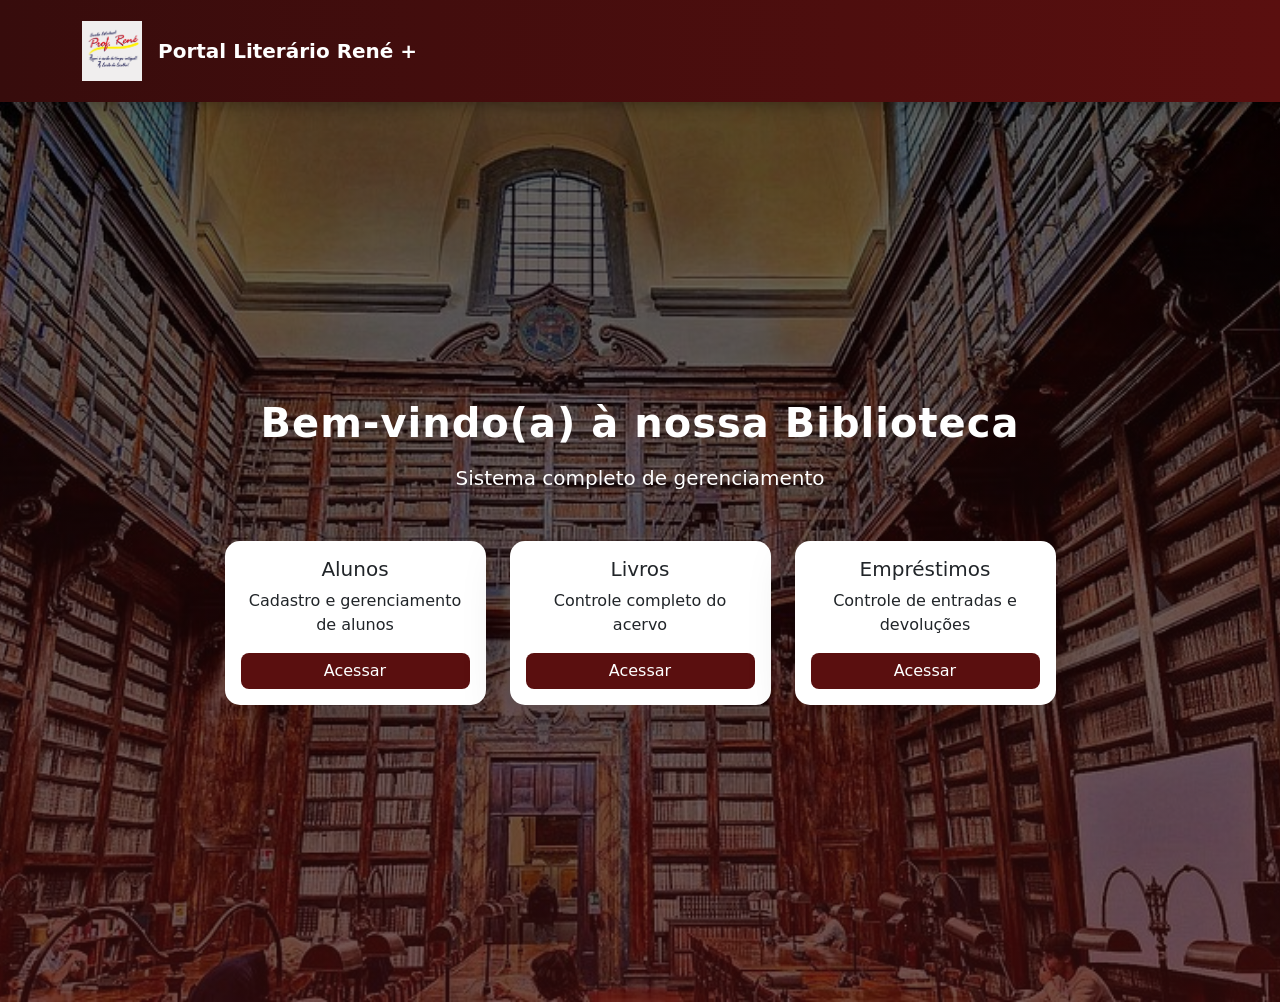
<file: index.html>
<!DOCTYPE html>
<html lang="pt-br">
<head>
  <meta charset="UTF-8">
  <title>Portal Literário René +</title>

  <link href="https://cdn.jsdelivr.net/npm/bootstrap@5.3.0/dist/css/bootstrap.min.css" rel="stylesheet">
  <link rel="stylesheet" href="style.css">
</head>

<body>

  <!-- NAVBAR -->
  <nav class="navbar navbar-expand-lg navbar-dark custom-navbar py-3">
    <div class="container">
      <a class="navbar-brand d-flex align-items-center gap-3" href="index.html">
        <img src="logo.png" width="60" height="60" alt="Logo">
        <span class="fs-5 fw-bold">Portal Literário René +</span>
      </a>
    </div>
  </nav>

  <!-- HERO -->
  <section class="hero-section">
    <div class="overlay">
      <div class="container text-center text-white">

        <h1 class="mb-3">Bem-vindo(a) à nossa Biblioteca</h1>
        <p class="lead mb-5">Sistema completo de gerenciamento</p>

        <div class="row justify-content-center g-4">

          <!-- ALUNOS -->
          <div class="col-md-3">
            <div class="card shadow-lg h-100">
              <div class="card-body">
                <h5 class="card-title">Alunos</h5>
                <p class="card-text">Cadastro e gerenciamento de alunos</p>
                <a href="alunos.html" class="btn btn-primary">Acessar</a>
              </div>
            </div>
          </div>

          <!-- LIVROS -->
          <div class="col-md-3">
            <div class="card shadow-lg h-100">
              <div class="card-body">
                <h5 class="card-title">Livros</h5>
                <p class="card-text">Controle completo do acervo</p>
                <a href="livros.html" class="btn btn-primary">Acessar</a>
              </div>
            </div>
          </div>

          <!-- EMPRÉSTIMOS -->
          <div class="col-md-3">
            <div class="card shadow-lg h-100">
              <div class="card-body">
                <h5 class="card-title">Empréstimos</h5>
                <p class="card-text">Controle de entradas e devoluções</p>
                <a href="emprestimos.html" class="btn btn-primary">Acessar</a>
              </div>
            </div>
          </div>
        </div>

      </div>
    </div>
  </section>

</body>
</html>
</file>
<file: style.css>
/* NAVBAR */
.custom-navbar {
  background: linear-gradient(90deg, #370c0c, #5a0f0f);
  box-shadow: 0 4px 15px rgba(0,0,0,0.3);
}

/* HERO */
.hero-section {
  background-image: url('fundo.jpg');
  background-size: cover;
  background-position: center;
  height: 100vh;
}

.overlay {
  background: linear-gradient(
    rgba(0,0,0,0.6),
    rgba(55,12,12,0.7)
  );
  height: 100%;
  display: flex;
  align-items: center;
}

/* CARDS */
.card {
  border: none;
  border-radius: 15px;
  transition: all 0.3s ease;
}

.card:hover {
  transform: translateY(-8px);
  box-shadow: 0 15px 40px rgba(0,0,0,0.3);
}

/* BOTÃO */
.btn-primary {
  background-color: #5a0f0f;
  border: none;
  border-radius: 8px;
  width: 100%;
  transition: 0.3s;
}

.btn-primary:hover {
  background-color: #8b1a1a;
  transform: scale(1.05);
}

/* TEXTO */
h1 {
  font-weight: 700;
  letter-spacing: 1px;
}
</file>
